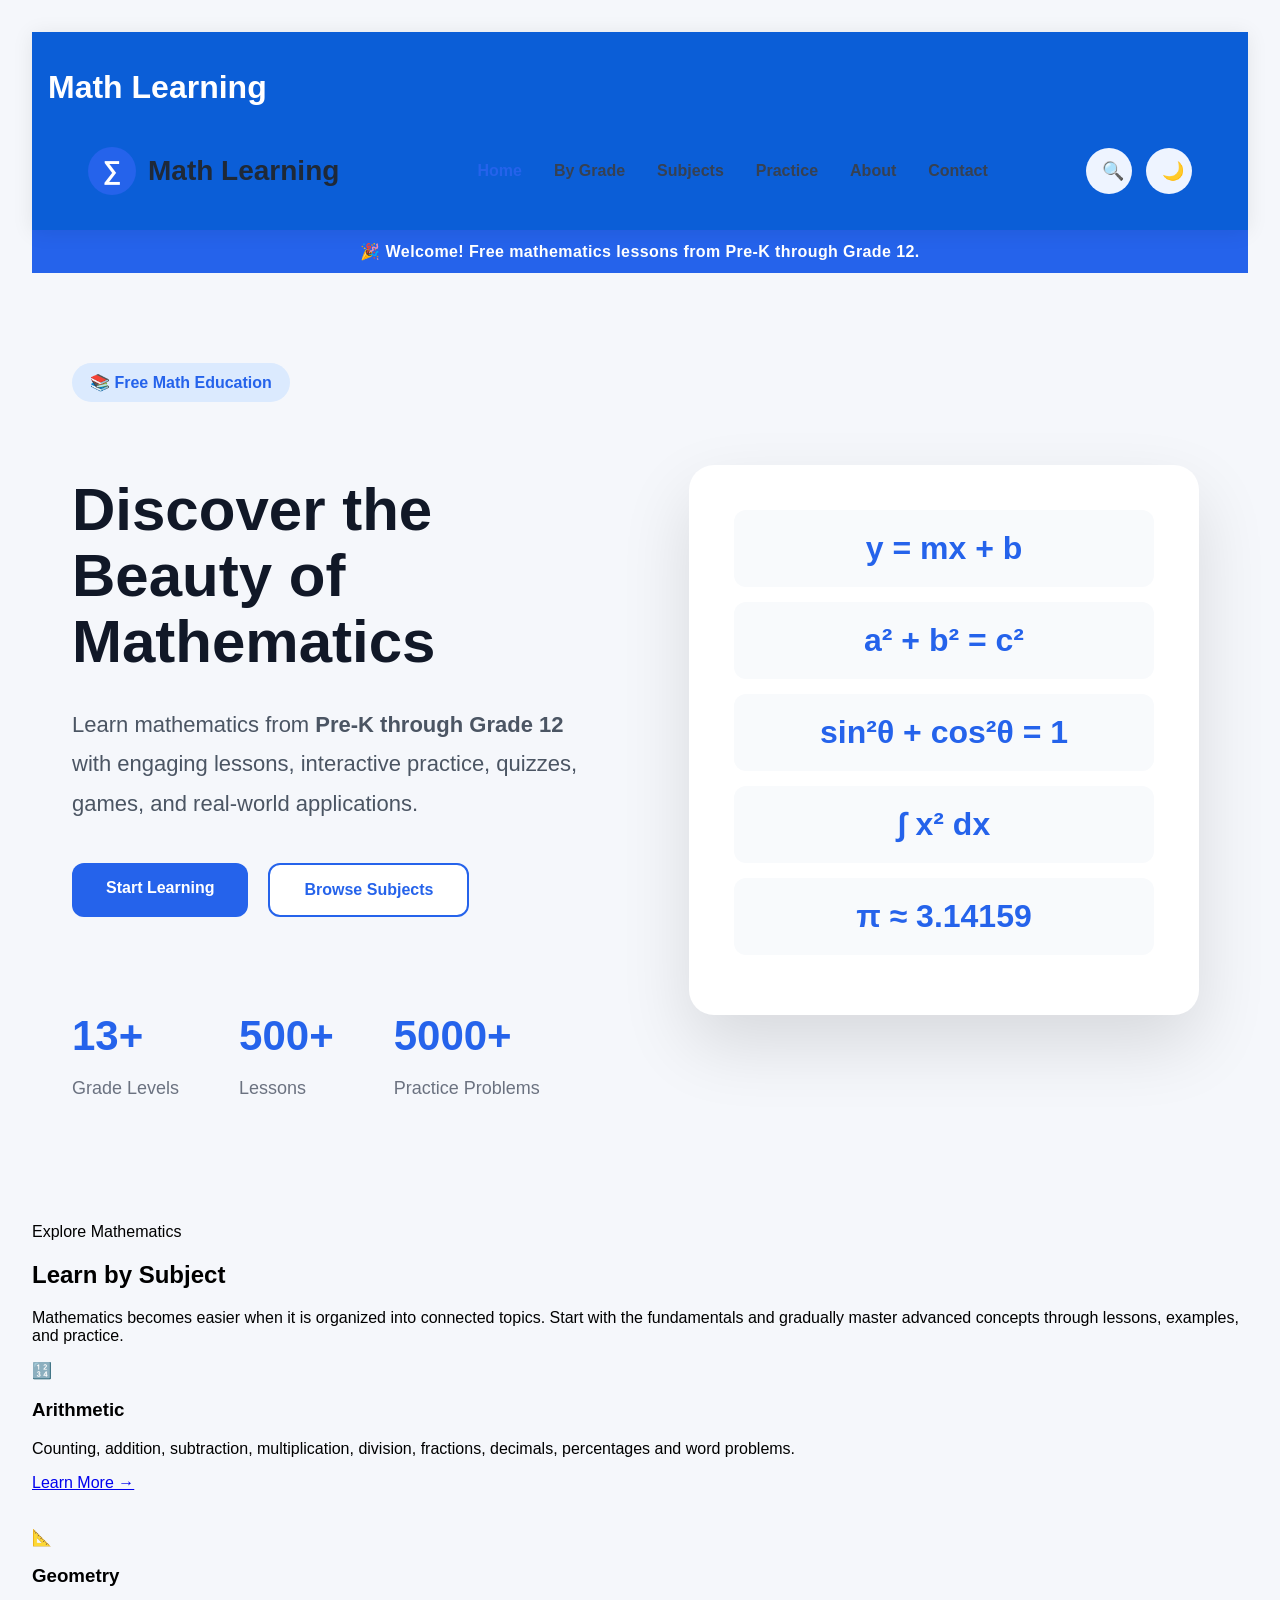
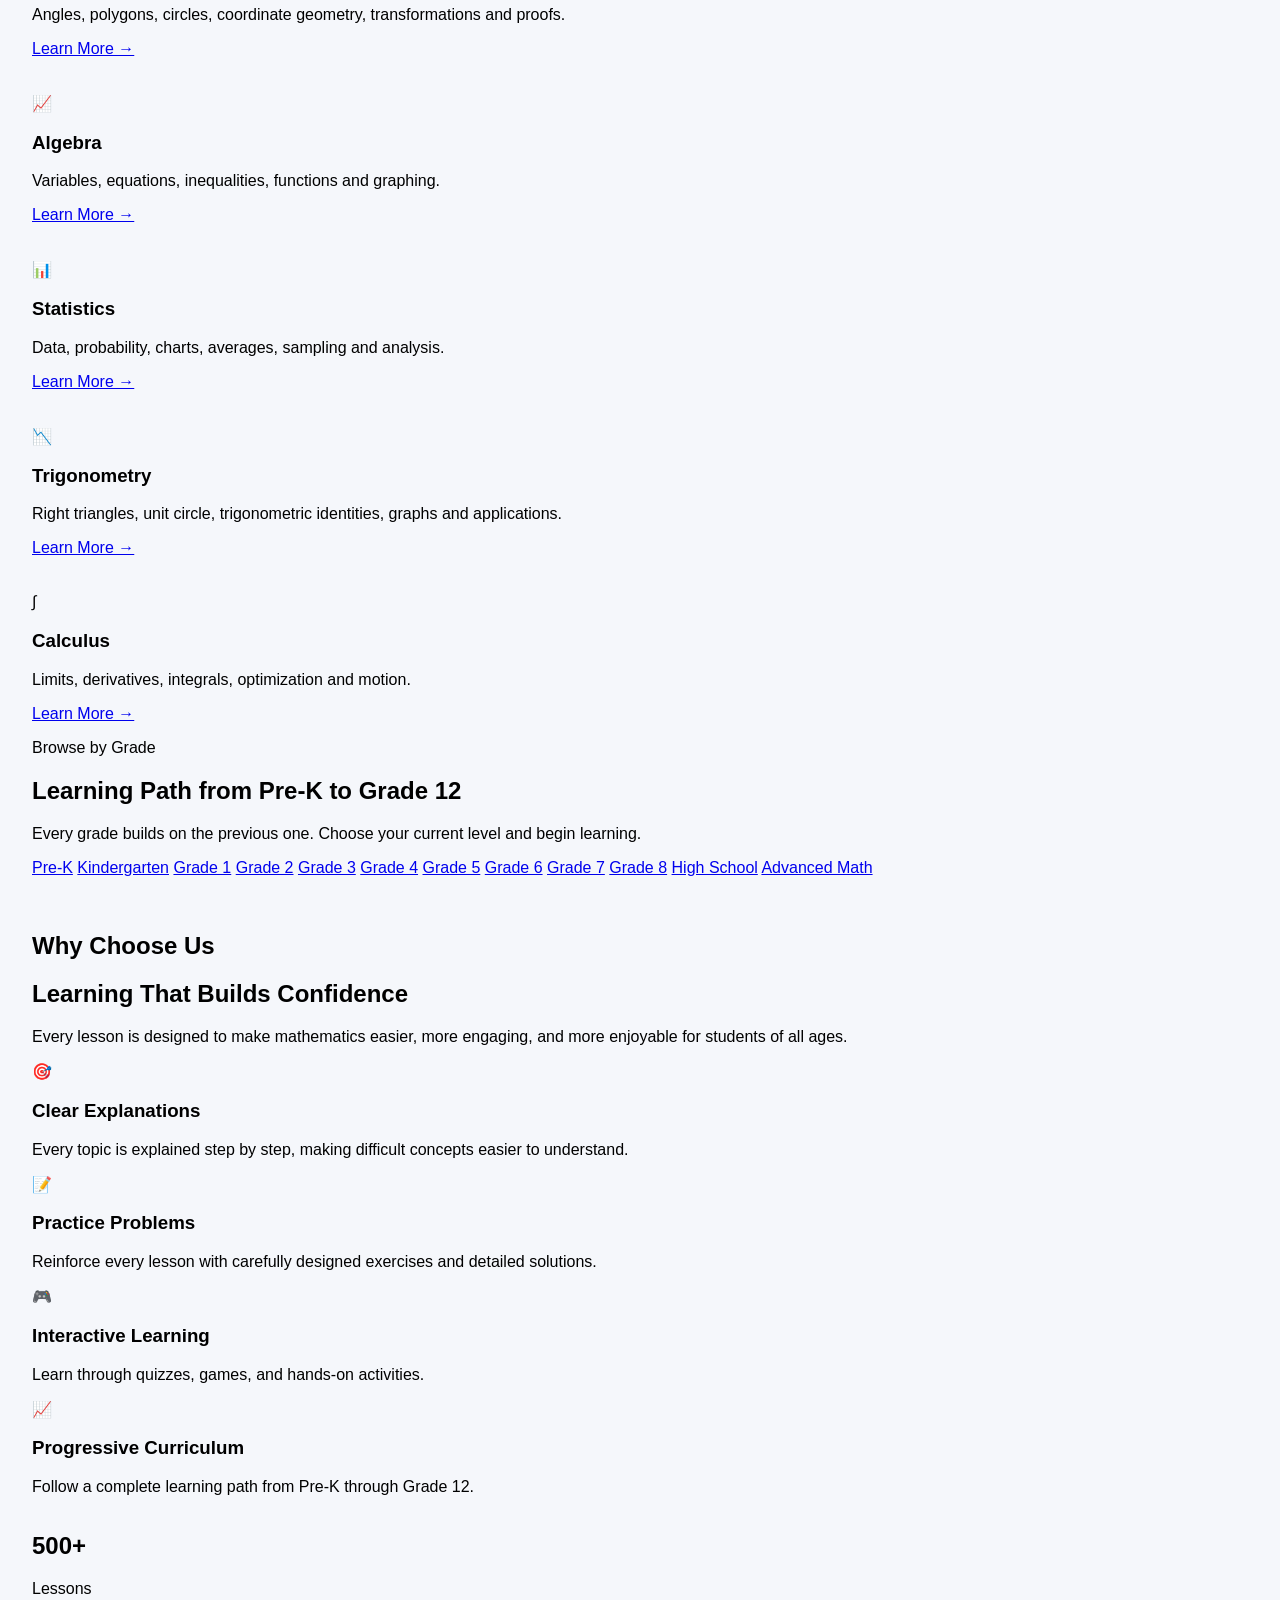
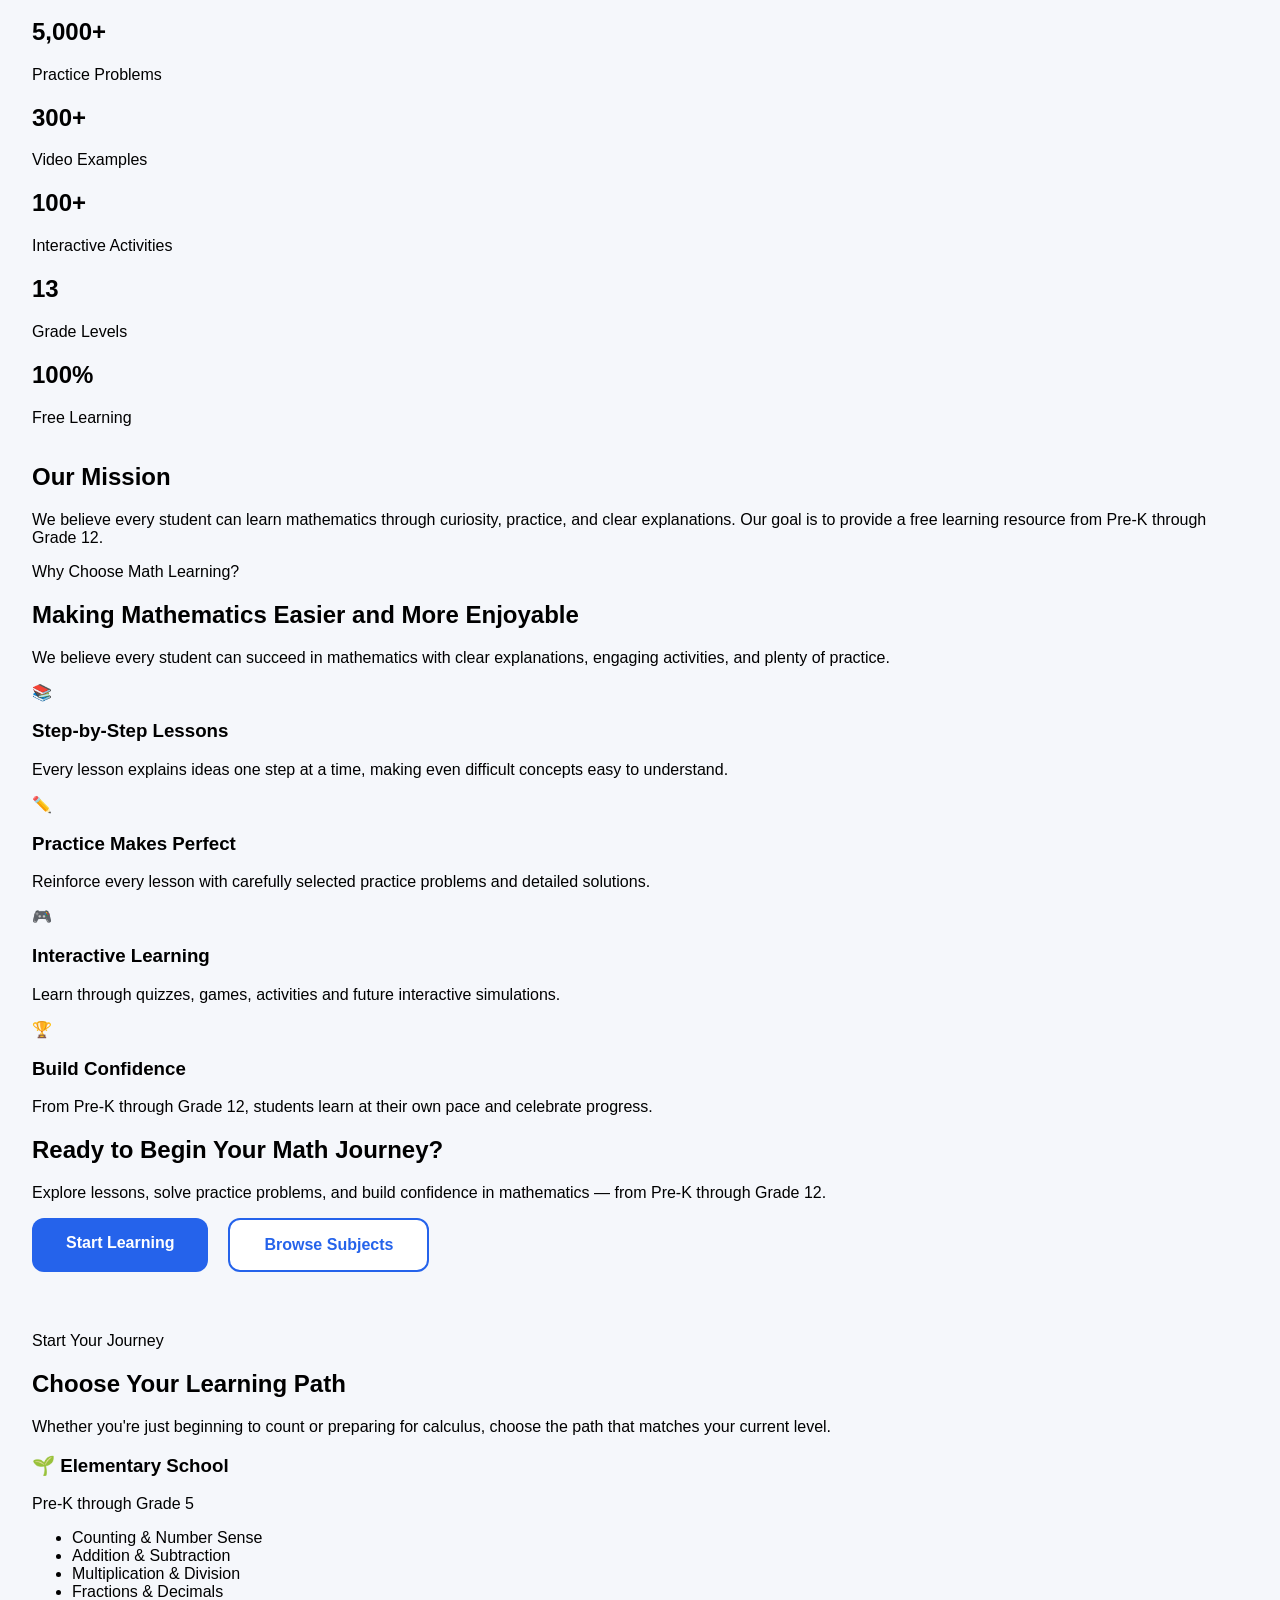
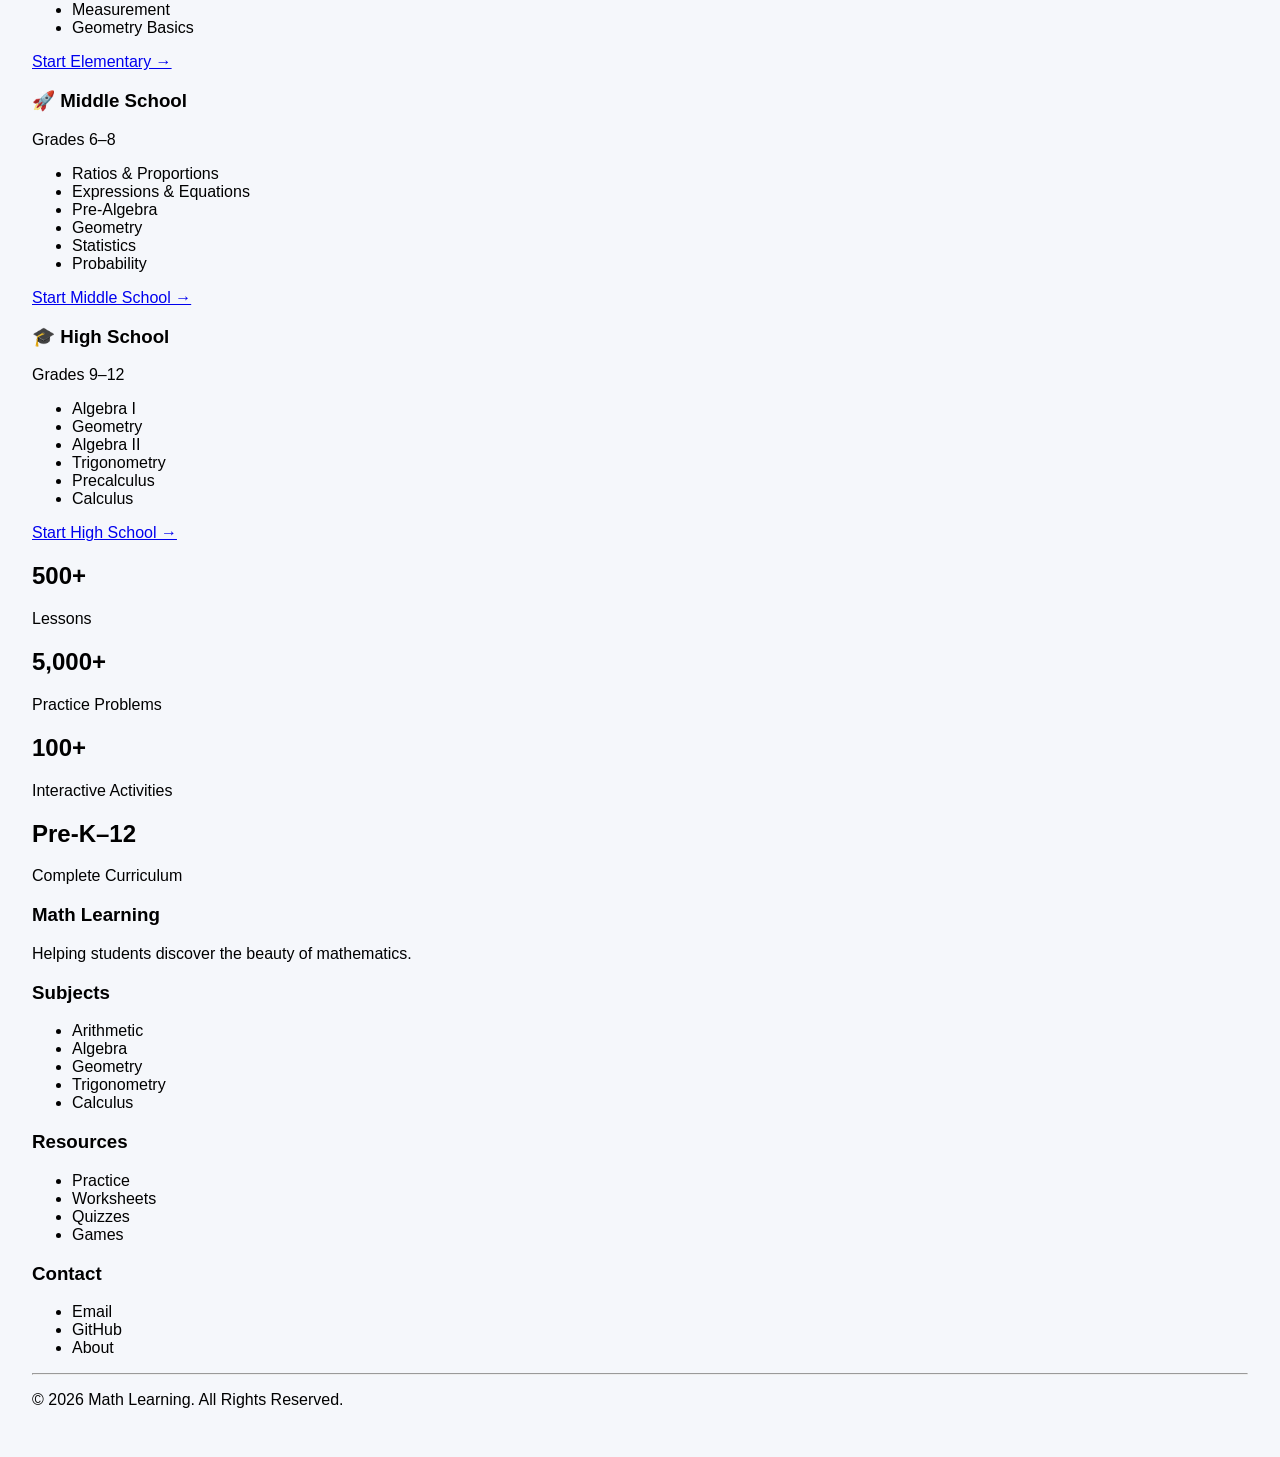
<file: index.html>
<!DOCTYPE html>
<html>
  <head>
    <meta charset='utf-8'>
    <meta name='viewport' content='width=device-width,initial-scale=1'>
    <link rel='stylesheet' href='css/style.css'>
    <title>Math Learning</title>
  </head>
  <body>
    <header>
      <h1>Math Learning</h1>

<div class="container">

<div class="logo">

<a href="index.html">

<span class="logo-icon">∑</span>

<span class="logo-text">

Math Learning

</span>

</a>

</div>

<nav>

<ul>

<li>

<a class="active"
href="index.html">

Home

</a>

</li>

<li>

<a href="grades.html">

By Grade

</a>

</li>

<li>

<a href="subjects.html">

Subjects

</a>

</li>

<li>

<a href="practice.html">

Practice

</a>

</li>

<!-- Add back later <li>

<a href="reviews.html">

Reviews

</a>

</li> -->

<li>

<a href="about.html">

About

</a>

</li>

<li>

<a href="contact.html">

Contact

</a>

</li>

</ul>

</nav>

<div class="nav-buttons">

<button
class="search-btn">

🔍

</button>

<button
id="themeButton"
class="theme-btn">

🌙

</button>

<button
class="menu-btn">

☰

</button>

</div>

</div>

    </header>
<div class="announcement">

🎉 Welcome! Free mathematics lessons from Pre-K through Grade 12.

</div>
    <main>

<section class="hero">

    <div class="hero-left">

        <span class="hero-tag">

            📚 Free Math Education

        </span>

        <h1>

            Discover the Beauty of Mathematics

        </h1>

        <p class="hero-description">

            Learn mathematics from <strong>Pre-K through Grade 12</strong>
            with engaging lessons, interactive practice, quizzes,
            games, and real-world applications.

        </p>

        <div class="hero-buttons">

            <a href="grades.html" class="primary-button">

                Start Learning

            </a>

            <a href="subjects.html" class="secondary-button">

                Browse Subjects

            </a>

        </div>

        <div class="statistics">

            <div class="stat">

                <h2>13+</h2>

                <p>Grade Levels</p>

            </div>

            <div class="stat">

                <h2>500+</h2>

                <p>Lessons</p>

            </div>

            <div class="stat">

                <h2>5000+</h2>

                <p>Practice Problems</p>

            </div>

        </div>

    </div>

    <div class="hero-right">

        <div class="math-card">

            <div class="formula">

                y = mx + b

            </div>

            <div class="formula">

                a² + b² = c²

            </div>

            <div class="formula">

                sin²θ + cos²θ = 1

            </div>

            <div class="formula">

                ∫ x² dx

            </div>

            <div class="formula">

                π ≈ 3.14159

            </div>

        </div>

    </div>

</section>

<!-- =====================================================
     FEATURED SUBJECTS
====================================================== -->

<section class="subjects">

    <div class="section-header">

        <p class="section-label">
            Explore Mathematics
        </p>

        <h2>
            Learn by Subject
        </h2>

        <p class="section-description">

            Mathematics becomes easier when it is organized into
            connected topics. Start with the fundamentals and
            gradually master advanced concepts through lessons,
            examples, and practice.

        </p>

    </div>

    <div class="subject-grid">

        <div class="subject-card">

            <div class="subject-icon">🔢</div>

            <h3>Arithmetic</h3>

            <p>

                Counting, addition, subtraction,
                multiplication, division, fractions,
                decimals, percentages and word problems.

            </p>

            <a href="./lessons/arithmetic.html">Learn More →</a>

        </div>
        <br><br>
        <div class="subject-card">

            <div class="subject-icon">📐</div>

            <h3>Geometry</h3>

            <p>

                Angles, polygons,
                circles, coordinate geometry,
                transformations and proofs.

            </p>

            <a href="#">Learn More →</a>

        </div>
        <br><br>

        <div class="subject-card">

            <div class="subject-icon">📈</div>

            <h3>Algebra</h3>

            <p>

                Variables,
                equations,
                inequalities,
                functions and graphing.

            </p>

            <a href="#">Learn More →</a>

        </div>
        <br><br>

        <div class="subject-card">

            <div class="subject-icon">📊</div>

            <h3>Statistics</h3>

            <p>

                Data,
                probability,
                charts,
                averages,
                sampling and analysis.

            </p>

            <a href="#">Learn More →</a>

        </div>
        <br><br>

        <div class="subject-card">

            <div class="subject-icon">📉</div>

            <h3>Trigonometry</h3>

            <p>

                Right triangles,
                unit circle,
                trigonometric identities,
                graphs and applications.

            </p>

            <a href="#">Learn More →</a>

        </div>

        <br><br>
        <div class="subject-card">

            <div class="subject-icon">∫</div>

            <h3>Calculus</h3>

            <p>

                Limits,
                derivatives,
                integrals,
                optimization and motion.

            </p>

            <a href="#">Learn More →</a>

        </div>

    </div>

</section>

<!-- =====================================================
     GRADE LEVELS
====================================================== -->

<section class="grades">

    <div class="section-header">

        <p class="section-label">
            Browse by Grade
        </p>

        <h2>
            Learning Path from Pre-K to Grade 12
        </h2>

        <p class="section-description">

            Every grade builds on the previous one.
            Choose your current level and begin learning.

        </p>

    </div>

    <div class="grade-grid">

        <a href="#" class="grade-card">Pre-K</a>

        <a href="#" class="grade-card">Kindergarten</a>

        <a href="#" class="grade-card">Grade 1</a>

        <a href="#" class="grade-card">Grade 2</a>

        <a href="#" class="grade-card">Grade 3</a>

        <a href="#" class="grade-card">Grade 4</a>

        <a href="#" class="grade-card">Grade 5</a>

        <a href="#" class="grade-card">Grade 6</a>

        <a href="#" class="grade-card">Grade 7</a>

        <a href="#" class="grade-card">Grade 8</a>

        <a href="#" class="grade-card">High School</a>

        <a href="#" class="grade-card">Advanced Math</a>

    </div>

</section>


<!-- ==========================
     WHY CHOOSE US
========================== -->
<br><br>
<section class="why-us">

    <div class="section-title">

        <h1>Why Choose Us</h1>

        <h2>Learning That Builds Confidence</h2>

        <p>

            Every lesson is designed to make mathematics easier,
            more engaging, and more enjoyable for students of all ages.

        </p>

    </div>

    <div class="why-grid">

        <div class="why-card">

            <div class="why-icon">🎯</div>

            <h3>Clear Explanations</h3>

            <p>

                Every topic is explained step by step,
                making difficult concepts easier to understand.

            </p>

        </div>

        <div class="why-card">

            <div class="why-icon">📝</div>

            <h3>Practice Problems</h3>

            <p>

                Reinforce every lesson with carefully designed
                exercises and detailed solutions.

            </p>

        </div>

        <div class="why-card">

            <div class="why-icon">🎮</div>

            <h3>Interactive Learning</h3>

            <p>

                Learn through quizzes,
                games,
                and hands-on activities.

            </p>

        </div>

        <div class="why-card">

            <div class="why-icon">📈</div>

            <h3>Progressive Curriculum</h3>

            <p>

                Follow a complete learning path
                from Pre-K through Grade 12.

            </p>

        </div>

    </div>

</section>

<!-- =====================================================
     WEBSITE STATISTICS
====================================================== -->

<section class="statistics">

    <div class="stats-grid">

        <div class="stat-card">

            <h2>500+</h2>

            <p>Lessons</p>

        </div>

        <div class="stat-card">

            <h2>5,000+</h2>

            <p>Practice Problems</p>

        </div>

        <div class="stat-card">

            <h2>300+</h2>

            <p>Video Examples</p>

        </div>

        <div class="stat-card">

            <h2>100+</h2>

            <p>Interactive Activities</p>

        </div>

        <div class="stat-card">

            <h2>13</h2>

            <p>Grade Levels</p>

        </div>

        <div class="stat-card">

            <h2>100%</h2>

            <p>Free Learning</p>

        </div>

    </div>

</section>

<section class="mission">

    <h2>
        Our Mission
    </h2>

    <p>

        We believe every student can learn mathematics through
        curiosity, practice, and clear explanations.
        Our goal is to provide a free learning resource
        from Pre-K through Grade 12.

    </p>

</section>

<!-- =====================================================
     WHY CHOOSE US
====================================================== -->

<section class="why">

    <div class="section-header">

        <p class="section-label">Why Choose Math Learning?</p>

        <h2>Making Mathematics Easier and More Enjoyable</h2>

        <p class="section-description">

            We believe every student can succeed in mathematics with
            clear explanations, engaging activities, and plenty of practice.

        </p>

    </div>

    <div class="why-grid">

        <div class="why-card">

            <div class="why-icon">📚</div>

            <h3>Step-by-Step Lessons</h3>

            <p>

                Every lesson explains ideas one step at a time,
                making even difficult concepts easy to understand.

            </p>

        </div>

        <div class="why-card">

            <div class="why-icon">✏️</div>

            <h3>Practice Makes Perfect</h3>

            <p>

                Reinforce every lesson with carefully selected
                practice problems and detailed solutions.

            </p>

        </div>

        <div class="why-card">

            <div class="why-icon">🎮</div>

            <h3>Interactive Learning</h3>

            <p>

                Learn through quizzes, games,
                activities and future interactive simulations.

            </p>

        </div>

        <div class="why-card">

            <div class="why-icon">🏆</div>

            <h3>Build Confidence</h3>

            <p>

                From Pre-K through Grade 12,
                students learn at their own pace and celebrate progress.

            </p>

        </div>

    </div>

</section>

<!-- =====================================================
     TESTIMONIALS
====================================================== -->

<!-- Add back later <section class="testimonials">

    <div class="section-header">

        <p class="section-label">

            Student Success Stories

        </p>

        <h2>

            What Students & Parents Say

        </h2>

    </div>

    <div class="testimonial-grid">

        <div class="testimonial-card">

            <div class="stars">★★★★★</div>

            <p>

                My daughter Alina used to struggle with math.
                Now she enjoys solving problems every evening.

            </p>

            <h4>

                Michael,
                Alina's Father

            </h4>

        </div>

        <div class="testimonial-card">

            <div class="stars">★★★★★</div>

            <p>

                Lisa has become much more confident.
                The explanations are easy to understand
                and the practice is excellent.

            </p>

            <h4>

                Dan,
                Lisa's Dad

            </h4>

        </div>

        <div class="testimonial-card">

            <div class="stars">★★★★★</div>

            <p>

                The Algebra and Geometry lessons helped me
                improve my grades and prepare for quizzes.

            </p>

            <h4>

                Dina,
                Grade 8 Student

            </h4>

        </div>

    </div>

    <div class="center-button">

        <a href="reviews.html" class="primary-button">

            Read More Reviews

        </a>

    </div>

</section> -->

<!-- =====================================================
     CALL TO ACTION
====================================================== -->

<section class="cta">

    <h2>

        Ready to Begin Your Math Journey?

    </h2>

    <p>

        Explore lessons, solve practice problems,
        and build confidence in mathematics —
        from Pre-K through Grade 12.

    </p>

    <div class="hero-buttons">

        <a href="grades.html" class="primary-button">

            Start Learning

        </a>

        <a href="subjects.html" class="secondary-button">

            Browse Subjects

        </a>

    </div>

</section>

<!-- =====================================================
     LEARNING PATHS
====================================================== -->

<section class="learning-paths">

    <div class="section-header">

        <p class="section-label">
            Start Your Journey
        </p>

        <h2>
            Choose Your Learning Path
        </h2>

        <p class="section-description">

            Whether you're just beginning to count or preparing for
            calculus, choose the path that matches your current level.

        </p>

    </div>

    <div class="path-grid">

        <div class="path-card elementary">

            <h3>🌱 Elementary School</h3>

            <p>

                Pre-K through Grade 5

            </p>

            <ul>

                <li>Counting & Number Sense</li>

                <li>Addition & Subtraction</li>

                <li>Multiplication & Division</li>

                <li>Fractions & Decimals</li>

                <li>Measurement</li>

                <li>Geometry Basics</li>

            </ul>

            <a href="#" class="path-button">

                Start Elementary →

            </a>

        </div>

        <div class="path-card middle">

            <h3>🚀 Middle School</h3>

            <p>

                Grades 6–8

            </p>

            <ul>

                <li>Ratios & Proportions</li>

                <li>Expressions & Equations</li>

                <li>Pre-Algebra</li>

                <li>Geometry</li>

                <li>Statistics</li>

                <li>Probability</li>

            </ul>

            <a href="#" class="path-button">

                Start Middle School →

            </a>

        </div>

        <div class="path-card high">

            <h3>🎓 High School</h3>

            <p>

                Grades 9–12

            </p>

            <ul>

                <li>Algebra I</li>

                <li>Geometry</li>

                <li>Algebra II</li>

                <li>Trigonometry</li>

                <li>Precalculus</li>

                <li>Calculus</li>

            </ul>

            <a href="#" class="path-button">

                Start High School →

            </a>

        </div>

    </div>

</section>

<section class="numbers">

    <div class="number">

        <h2>500+</h2>

        <p>Lessons</p>

    </div>

    <div class="number">

        <h2>5,000+</h2>

        <p>Practice Problems</p>

    </div>

    <div class="number">

        <h2>100+</h2>

        <p>Interactive Activities</p>

    </div>

    <div class="number">

        <h2>Pre-K–12</h2>

        <p>Complete Curriculum</p>

    </div>

</section>
</main>
    <footer>

<div class="footer-grid">

<div>

<h3>

Math Learning

</h3>

<p>

Helping students discover
the beauty of mathematics.

</p>

</div>

<div>

<h3>

Subjects

</h3>

<ul>

<li>Arithmetic</li>

<li>Algebra</li>

<li>Geometry</li>

<li>Trigonometry</li>

<li>Calculus</li>

</ul>

</div>

<div>

<h3>

Resources

</h3>

<ul>

<li>Practice</li>

<li>Worksheets</li>

<li>Quizzes</li>

<li>Games</li>

</ul>

</div>

<div>

<h3>

Contact

</h3>

<ul>

<li>Email</li>

<li>GitHub</li>

<!-- Add back later <li>Reviews</li> -->

<li>About</li>

</ul>

</div>

</div>

<hr>

<p class="copyright">

© 2026 Math Learning.
All Rights Reserved.

</p>

</footer>
    <script src='js/app.js'></script>
  </body>
</html>
</file>
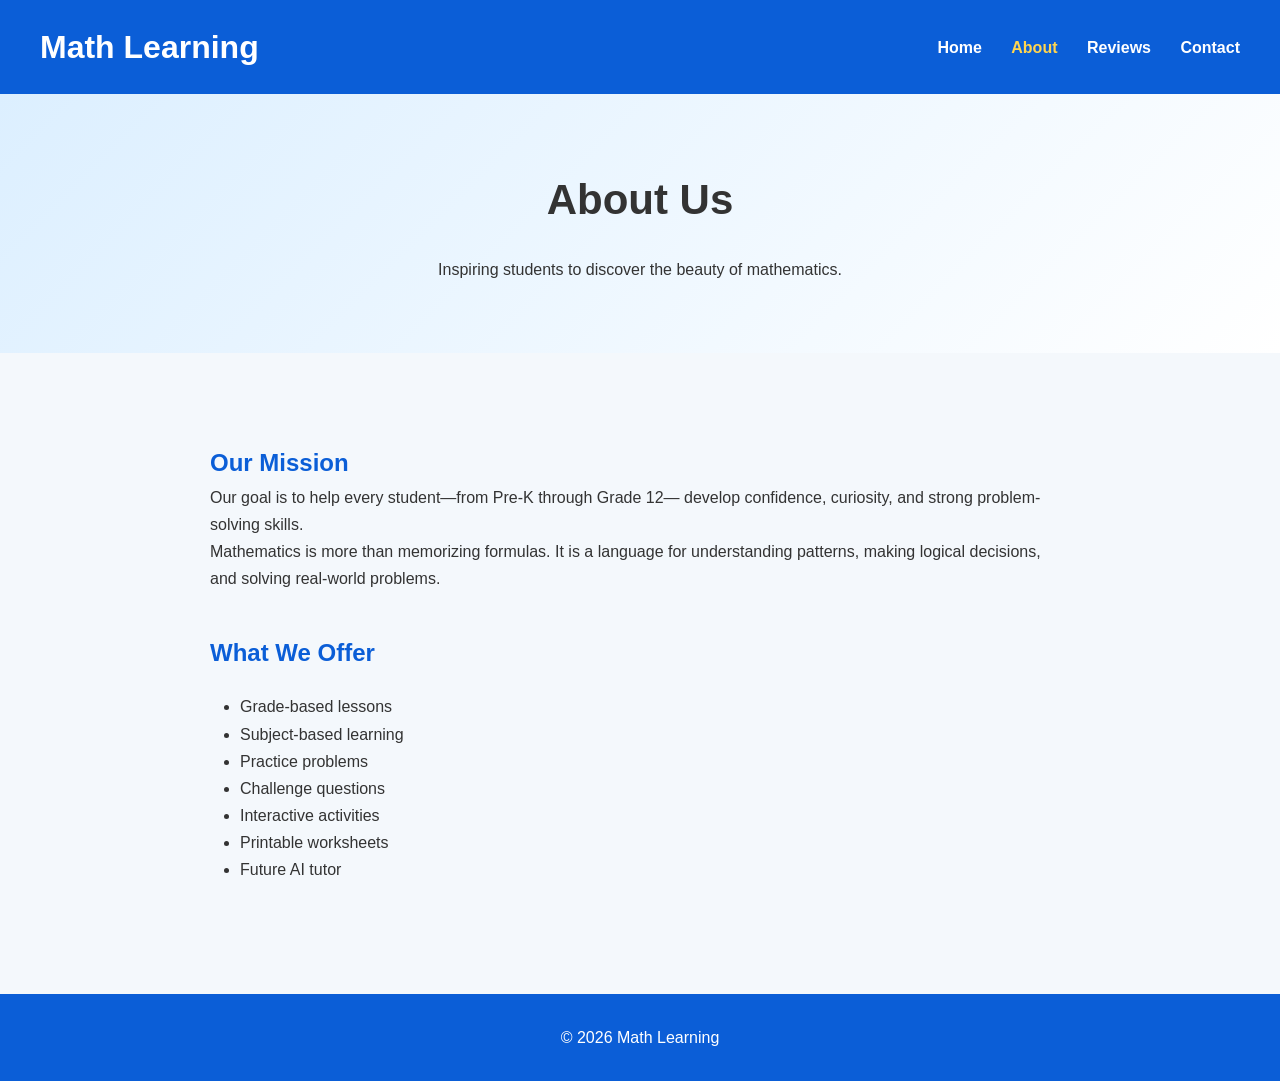
<file: about.html>
<!DOCTYPE html>
<html lang="en">

<head>
    <meta charset="UTF-8">
    <meta name="viewport"
          content="width=device-width, initial-scale=1.0">

    <title>About | Math Learning</title>

    <link rel="stylesheet"
          href="css/pages.css">
</head>

<body>

<header>

    <h1>Math Learning</h1>

    <nav>

        <a href="index.html">Home</a>

        <a href="about.html" class="active">About</a>

        <a href="reviews.html">Reviews</a>

        <a href="contact.html">Contact</a>

    </nav>

</header>

<section class="banner">

    <h2>About Us</h2>

    <p>
        Inspiring students to discover the beauty of mathematics.
    </p>

</section>

<section class="content">

<h2>Our Mission</h2>

<p>

Our goal is to help every student—from Pre-K through Grade 12—
develop confidence, curiosity, and strong problem-solving skills.

</p>

<p>

Mathematics is more than memorizing formulas.
It is a language for understanding patterns,
making logical decisions,
and solving real-world problems.

</p>

<h2>What We Offer</h2>

<ul>

<li>Grade-based lessons</li>

<li>Subject-based learning</li>

<li>Practice problems</li>

<li>Challenge questions</li>

<li>Interactive activities</li>

<li>Printable worksheets</li>

<li>Future AI tutor</li>

</ul>

</section>

<footer>

© 2026 Math Learning

</footer>

</body>

</html>
</file>
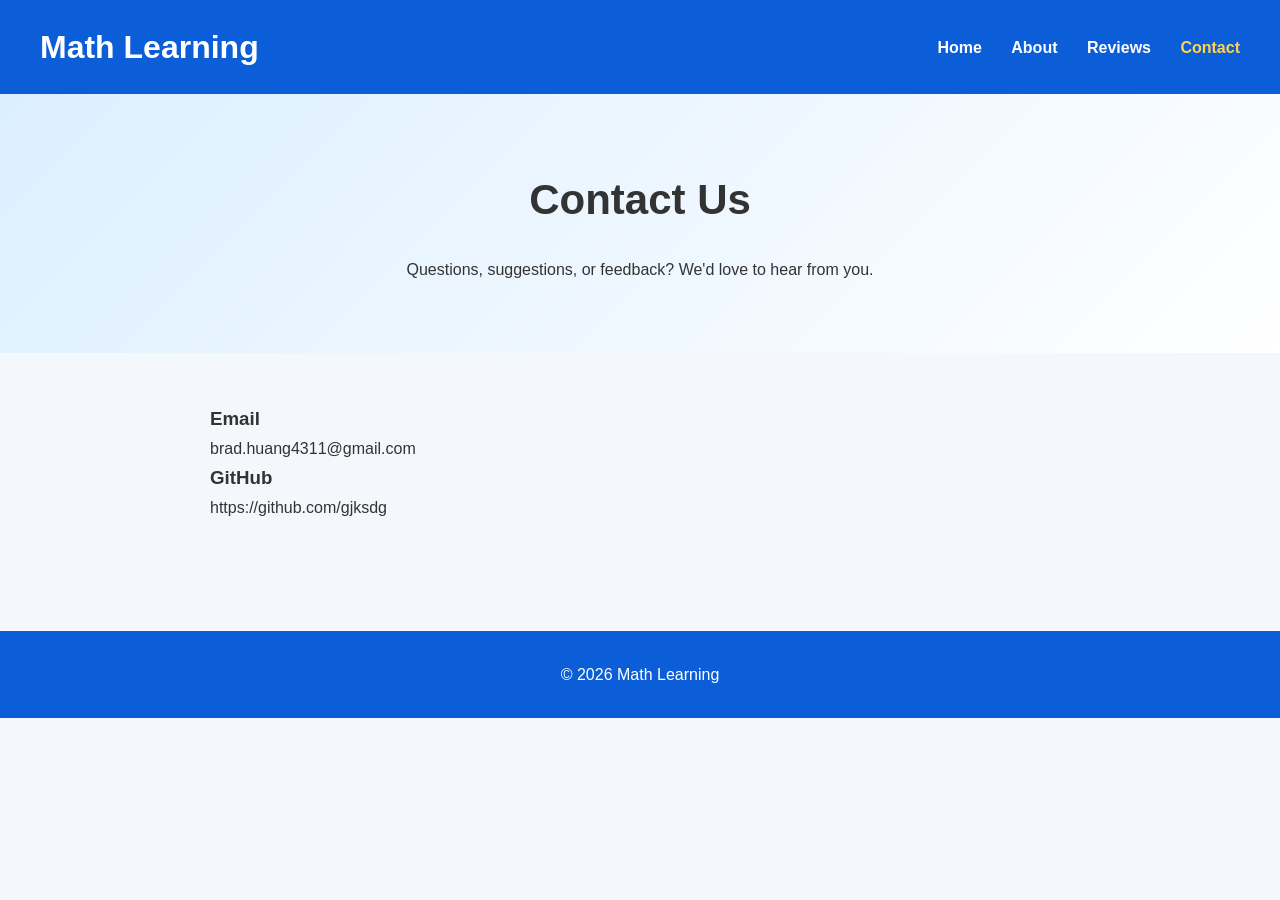
<file: contact.html>
<!DOCTYPE html>
<html lang="en">

<head>

<meta charset="UTF-8">

<meta name="viewport"
content="width=device-width, initial-scale=1.0">

<title>Contact | Math Learning</title>

<link rel="stylesheet"
href="css/pages.css">

</head>

<body>

<header>

<h1>Math Learning</h1>

<nav>

<a href="index.html">Home</a>

<a href="about.html">About</a>

<a href="reviews.html">Reviews</a>

<a href="contact.html" class="active">Contact</a>

</nav>

</header>

<section class="banner">

<h2>Contact Us</h2>

<p>

Questions, suggestions, or feedback?
We'd love to hear from you.

</p>

</section>

<section class="content">

<h3>Email</h3>

<p>

brad.huang4311@gmail.com

</p>

<h3>GitHub</h3>

<p>

https://github.com/gjksdg

</p>

</section>

<footer>

© 2026 Math Learning

</footer>

</body>

</html>
</file>
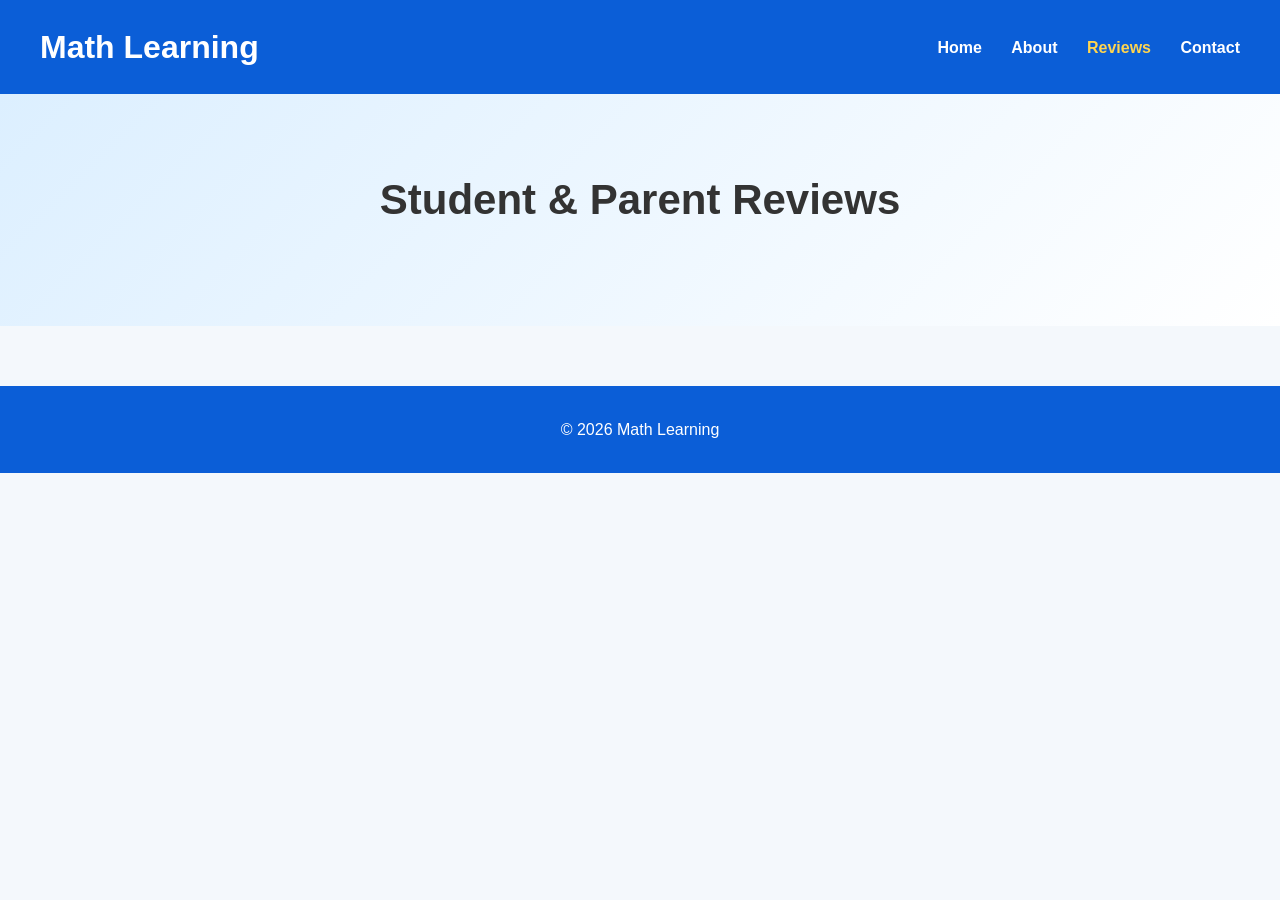
<file: reviews.html>
<!DOCTYPE html>
<html lang="en">

<head>

<meta charset="UTF-8">

<meta name="viewport"
content="width=device-width, initial-scale=1.0">

<title>Reviews | Math Learning</title>

<link rel="stylesheet"
href="css/pages.css">

</head>

<body>

<header>

<h1>Math Learning</h1>

<nav>

<a href="index.html">Home</a>

<a href="about.html">About</a>

<a href="reviews.html" class="active">Reviews</a>

<a href="contact.html">Contact</a>

</nav>

</header>

<section class="banner">

<h2>Student & Parent Reviews</h2>

</section>

<!-- Add back later <section class="reviews">

<div class="review">

★★★★★

<h3>Michael, Alina's Father</h3>

<p>

My daughter used to struggle with math,
but now she enjoys solving problems every day.
The explanations are clear and easy to understand.

</p>

</div>

<div class="review">

★★★★★

<h3>Dan, Lisa's Dad</h3>

<p>

Lisa is much more confident in school now.
The practice exercises are fun,
and she actually looks forward to learning math.

</p>

</div>

<div class="review">

★★★★★

<h3>Dina (8th Grade)</h3>

<p>

The step-by-step lessons helped me prepare for quizzes and tests.
Now I feel much more confident in Algebra and Geometry.

</p>

</div>

</section> -->

<footer>

© 2026 Math Learning

</footer>

</body>

</html>
</file>
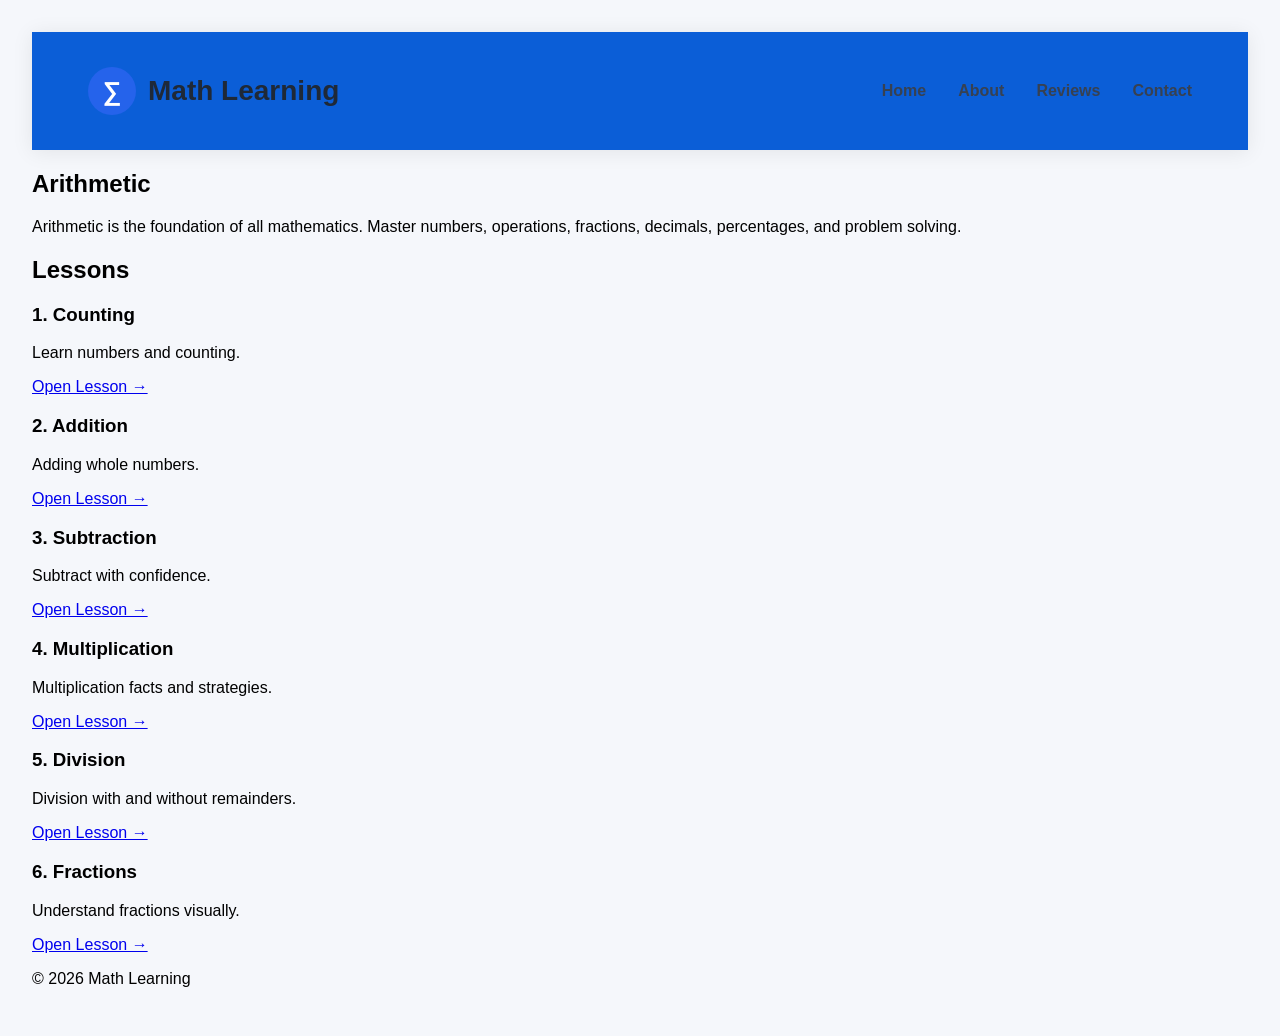
<file: lessons/arithmetic.html>
<!DOCTYPE html>
<html lang="en">

<head>

<meta charset="UTF-8">

<meta name="viewport"
content="width=device-width, initial-scale=1.0">

<title>Arithmetic | Math Learning</title>

<link rel="stylesheet"
href="../css/style.css">

</head>

<body>

<header>

<div class="container">

<div class="logo">

<a href="../index.html">

<span class="logo-icon">∑</span>

<span class="logo-text">

Math Learning

</span>

</a>

</div>

<nav>

<ul>

<li><a href="../index.html">Home</a></li>

<li><a href="../about.html">About</a></li>

<li><a href="../reviews.html">Reviews</a></li>

<li><a href="../contact.html">Contact</a></li>

</ul>

</nav>

</div>

</header>

<section class="subject-hero">

<h1>

Arithmetic

</h1>

<p>

Arithmetic is the foundation of all mathematics.

Master numbers, operations,
fractions, decimals,
percentages,
and problem solving.

</p>

</section>

<section class="lesson-list">

<h2>

Lessons

</h2>

<div class="lesson-grid">

<div class="lesson-card">

<h3>

1. Counting

</h3>

<p>

Learn numbers and counting.

</p>

<a href="#">

Open Lesson →

</a>

</div>

<div class="lesson-card">

<h3>

2. Addition

</h3>

<p>

Adding whole numbers.

</p>

<a href="./arithmetic/addition.html">

Open Lesson →

</a>

</div>

<div class="lesson-card">

<h3>

3. Subtraction

</h3>

<p>

Subtract with confidence.

</p>

<a href="#">

Open Lesson →

</a>

</div>

<div class="lesson-card">

<h3>

4. Multiplication

</h3>

<p>

Multiplication facts and strategies.

</p>

<a href="#">

Open Lesson →

</a>

</div>

<div class="lesson-card">

<h3>

5. Division

</h3>

<p>

Division with and without remainders.

</p>

<a href="#">

Open Lesson →

</a>

</div>

<div class="lesson-card">

<h3>

6. Fractions

</h3>

<p>

Understand fractions visually.

</p>

<a href="#">

Open Lesson →

</a>

</div>

</div>

</section>

<footer>

<p>

© 2026 Math Learning

</p>

</footer>

</body>

</html>
</file>
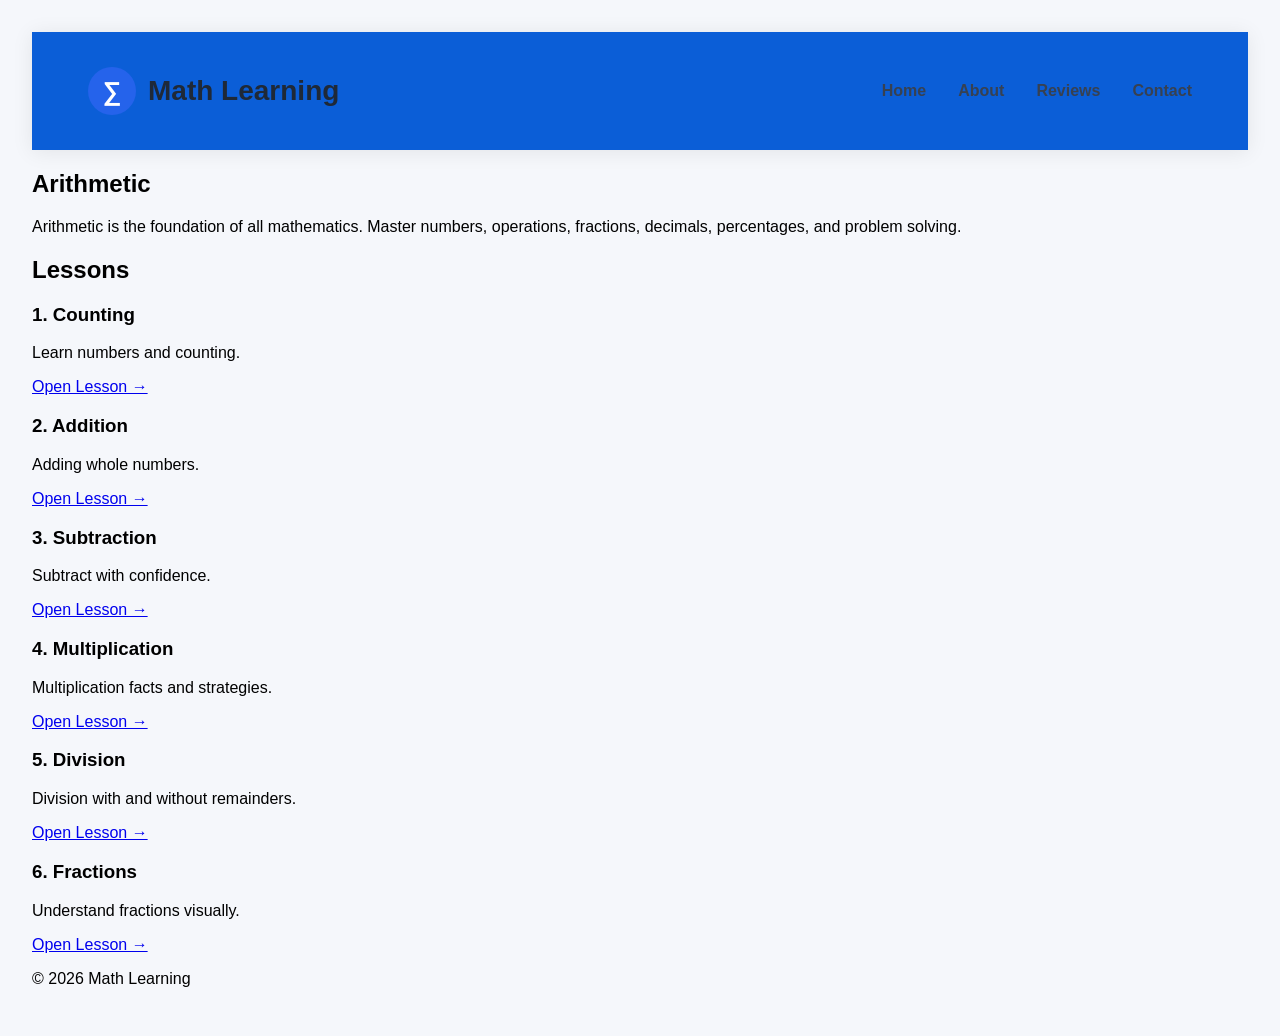
<file: subjects/arithmetic.html>
<!DOCTYPE html>
<html lang="en">

<head>

<meta charset="UTF-8">

<meta name="viewport"
content="width=device-width, initial-scale=1.0">

<title>Arithmetic | Math Learning</title>

<link rel="stylesheet"
href="../css/style.css">

</head>

<body>

<header>

<div class="container">

<div class="logo">

<a href="../index.html">

<span class="logo-icon">∑</span>

<span class="logo-text">

Math Learning

</span>

</a>

</div>

<nav>

<ul>

<li><a href="../index.html">Home</a></li>

<li><a href="../about.html">About</a></li>

<li><a href="../reviews.html">Reviews</a></li>

<li><a href="../contact.html">Contact</a></li>

</ul>

</nav>

</div>

</header>

<section class="subject-hero">

<h1>

Arithmetic

</h1>

<p>

Arithmetic is the foundation of all mathematics.

Master numbers, operations,
fractions, decimals,
percentages,
and problem solving.

</p>

</section>

<section class="lesson-list">

<h2>

Lessons

</h2>

<div class="lesson-grid">

<div class="lesson-card">

<h3>

1. Counting

</h3>

<p>

Learn numbers and counting.

</p>

<a href="#">

Open Lesson →

</a>

</div>

<div class="lesson-card">

<h3>

2. Addition

</h3>

<p>

Adding whole numbers.

</p>

<a href="#">

Open Lesson →

</a>

</div>

<div class="lesson-card">

<h3>

3. Subtraction

</h3>

<p>

Subtract with confidence.

</p>

<a href="#">

Open Lesson →

</a>

</div>

<div class="lesson-card">

<h3>

4. Multiplication

</h3>

<p>

Multiplication facts and strategies.

</p>

<a href="#">

Open Lesson →

</a>

</div>

<div class="lesson-card">

<h3>

5. Division

</h3>

<p>

Division with and without remainders.

</p>

<a href="#">

Open Lesson →

</a>

</div>

<div class="lesson-card">

<h3>

6. Fractions

</h3>

<p>

Understand fractions visually.

</p>

<a href="#">

Open Lesson →

</a>

</div>

</div>

</section>

<footer>

<p>

© 2026 Math Learning

</p>

</footer>

</body>

</html>
</file>
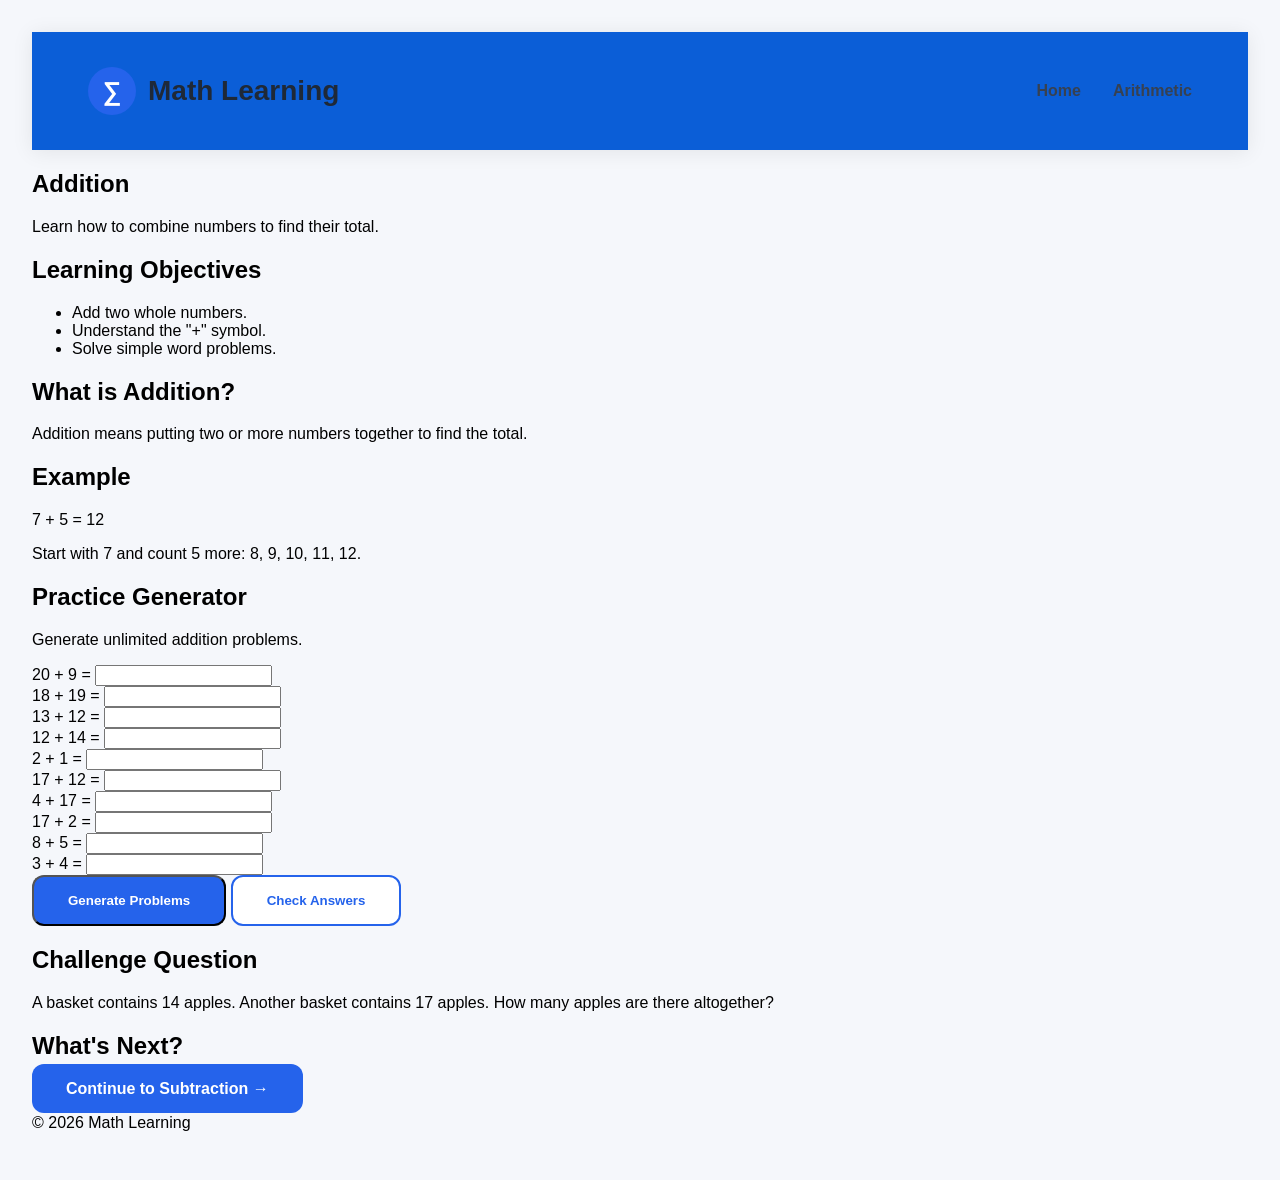
<file: lessons/arithmetic/addition.html>
<!DOCTYPE html>
<html lang="en">

<head>

<meta charset="UTF-8">
<meta name="viewport" content="width=device-width, initial-scale=1.0">

<title>Addition | Math Learning</title>

<link rel="stylesheet" href="../../css/style.css">

</head>

<body>

<header>

<div class="container">

<div class="logo">

<a href="../../index.html">

<span class="logo-icon">∑</span>

<span class="logo-text">Math Learning</span>

</a>

</div>

<nav>

<ul>

<li><a href="../../index.html">Home</a></li>
<li><a href="../arithmetic.html">Arithmetic</a></li>

</ul>

</nav>

</div>

</header>

<section class="lesson-hero">

<h1>Addition</h1>

<p>

Learn how to combine numbers to find their total.

</p>

</section>

<main class="lesson-page">

<section>

<h2>Learning Objectives</h2>

<ul>

<li>Add two whole numbers.</li>

<li>Understand the "+" symbol.</li>

<li>Solve simple word problems.</li>

</ul>

</section>

<section>

<h2>What is Addition?</h2>

<p>

Addition means putting two or more numbers together to find the total.

</p>

</section>

<section class="example-box">

<h2>Example</h2>

<div class="math-example">

7 + 5 = 12

</div>

<p>

Start with 7 and count 5 more:

8, 9, 10, 11, 12.

</p>

</section>

<section>

<h2>

Practice Generator

</h2>

<p>

Generate unlimited addition problems.

</p>

<div id="practiceArea">

</div>

<div class="practice-buttons">

<button
id="newProblems"
class="primary-button">

Generate Problems

</button>

<button
id="checkProblems"
class="secondary-button">

Check Answers

</button>

</div>

<p id="practiceScore"></p>

</section>

<section>

<h2>Challenge Question</h2>

<p>

A basket contains 14 apples.

Another basket contains 17 apples.

How many apples are there altogether?

</p>

</section>

<section>

<h2>What's Next?</h2>

<a class="primary-button"

href="subtraction.html">

Continue to Subtraction →

</a>

</section>

</main>

<footer>

<p>

© 2026 Math Learning

</p>

</footer>

<script src="../../js/quiz.js"></script>

</body>

</html>
</file>
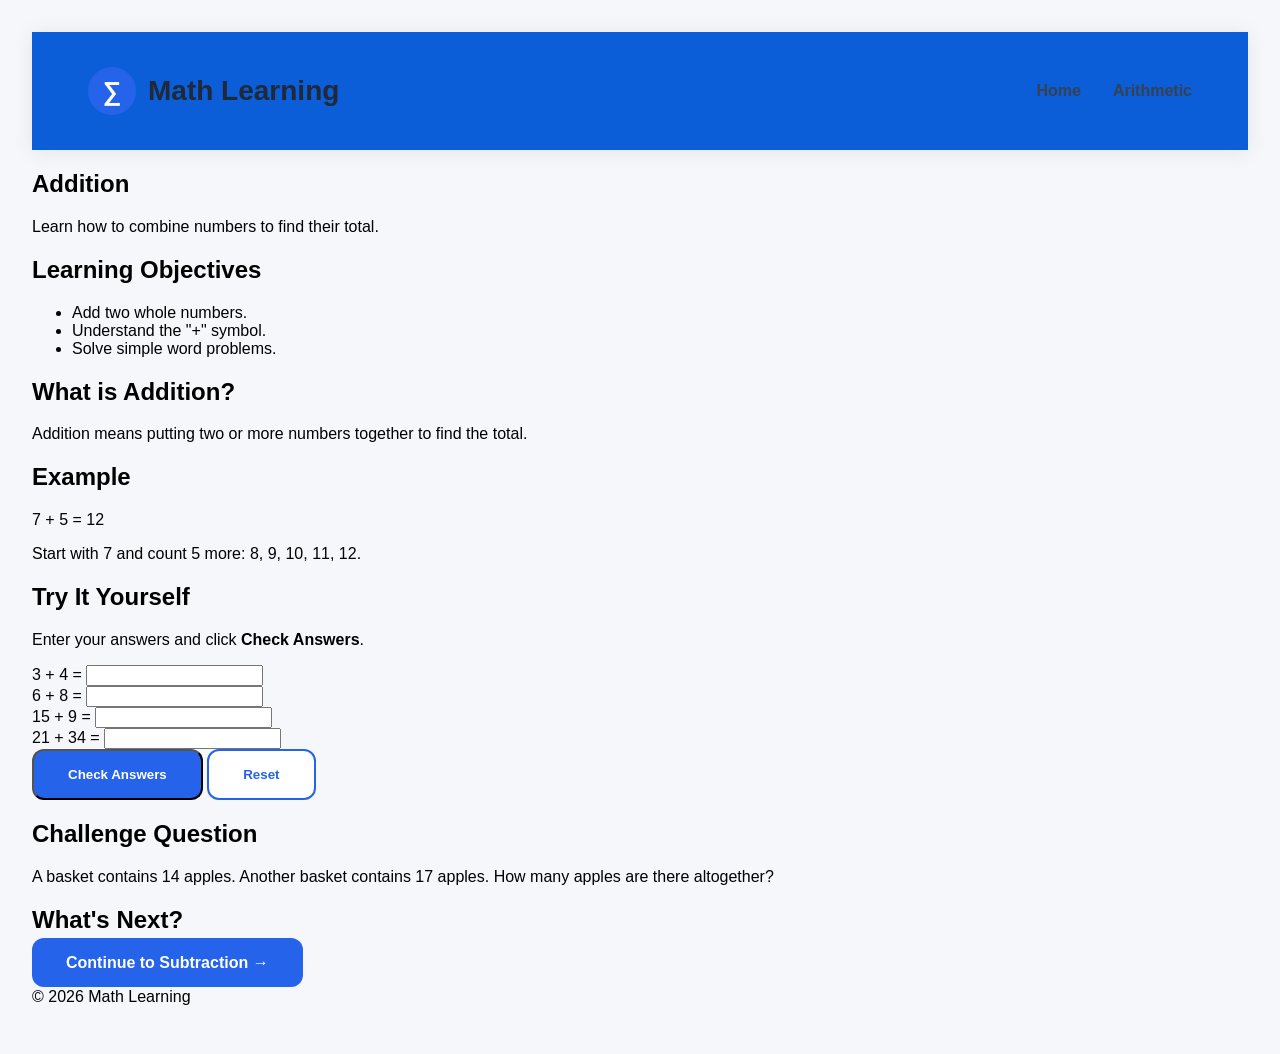
<file: subjects/arithmetic/addition.html>
<!DOCTYPE html>
<html lang="en">

<head>

<meta charset="UTF-8">
<meta name="viewport" content="width=device-width, initial-scale=1.0">

<title>Addition | Math Learning</title>

<link rel="stylesheet" href="../../css/style.css">

</head>

<body>

<header>

<div class="container">

<div class="logo">

<a href="../../index.html">

<span class="logo-icon">∑</span>

<span class="logo-text">Math Learning</span>

</a>

</div>

<nav>

<ul>

<li><a href="../../index.html">Home</a></li>
<li><a href="../arithmetic.html">Arithmetic</a></li>

</ul>

</nav>

</div>

</header>

<section class="lesson-hero">

<h1>Addition</h1>

<p>

Learn how to combine numbers to find their total.

</p>

</section>

<main class="lesson-page">

<section>

<h2>Learning Objectives</h2>

<ul>

<li>Add two whole numbers.</li>

<li>Understand the "+" symbol.</li>

<li>Solve simple word problems.</li>

</ul>

</section>

<section>

<h2>What is Addition?</h2>

<p>

Addition means putting two or more numbers together to find the total.

</p>

</section>

<section class="example-box">

<h2>Example</h2>

<div class="math-example">

7 + 5 = 12

</div>

<p>

Start with 7 and count 5 more:

8, 9, 10, 11, 12.

</p>

</section>

<section>

    <h2>Try It Yourself</h2>

    <p>
        Enter your answers and click <strong>Check Answers</strong>.
    </p>

    <div class="quiz">

        <div class="question">

            <label>3 + 4 = </label>

            <input type="number" id="q1">

        </div>

        <div class="question">

            <label>6 + 8 = </label>

            <input type="number" id="q2">

        </div>

        <div class="question">

            <label>15 + 9 = </label>

            <input type="number" id="q3">

        </div>

        <div class="question">

            <label>21 + 34 = </label>

            <input type="number" id="q4">

        </div>

        <button id="checkQuiz" class="primary-button">

            Check Answers

        </button>

        <button id="resetQuiz" class="secondary-button">

            Reset

        </button>

        <div id="quizResults"></div>

    </div>

</section>

<section>

<h2>Challenge Question</h2>

<p>

A basket contains 14 apples.

Another basket contains 17 apples.

How many apples are there altogether?

</p>

</section>

<section>

<h2>What's Next?</h2>

<a class="primary-button"

href="subtraction.html">

Continue to Subtraction →

</a>

</section>

</main>

<footer>

<p>

© 2026 Math Learning

</p>

</footer>

<script src="../../js/quiz.js"></script>

</body>

</html>
</file>
<file: css/style.css>
/* ==========================
   HEADER
========================== */

header{

position:sticky;

top:0;

z-index:999;

background:white;

box-shadow:

0 2px 20px

rgba(0,0,0,.08);

}

.container{

max-width:1400px;

margin:auto;

display:flex;

justify-content:space-between;

align-items:center;

padding:18px 40px;

}

.logo a{

display:flex;

align-items:center;

text-decoration:none;

}

.logo-icon{

width:48px;

height:48px;

display:flex;

justify-content:center;

align-items:center;

border-radius:50%;

background:#2563eb;

color:white;

font-size:26px;

font-weight:bold;

margin-right:12px;

}

.logo-text{

font-size:28px;

font-weight:700;

color:#1f2937;

}

nav ul{

display:flex;

list-style:none;

gap:32px;

}

nav a{

text-decoration:none;

font-weight:600;

color:#374151;

transition:.25s;

}

nav a:hover{

color:#2563eb;

}

.active{

color:#2563eb;

}

.nav-buttons{

display:flex;

gap:14px;

align-items:center;

}

.search-btn,

.theme-btn,

.menu-btn{

width:46px;

height:46px;

border:none;

border-radius:50%;

background:#eef4ff;

cursor:pointer;

font-size:18px;

transition:.3s;

}

.search-btn:hover,

.theme-btn:hover,

.menu-btn:hover{

background:#2563eb;

color:white;

transform:translateY(-3px);

}

.menu-btn{

display:none;

}

.announcement{

background:#2563eb;

color:white;

text-align:center;

padding:12px;

font-weight:600;

letter-spacing:.4px;

}
body {
  font-family: Arial;
  margin: 0;
  padding: 2rem;
  background: #f5f7fb;
}

header {
  background: #0b5ed7;
  color: #fff;
  padding: 1rem;
}

button {
  padding: .6rem 1rem;
}

.dark {
  background: #111;
  color: #fff;
}
/* ==========================
   MOBILE
========================== */

@media(max-width:1000px){

nav{

display:none;

}

.menu-btn{

display:block;

}

.container{

padding:18px;

}

.logo-text{

font-size:22px;

}

}

/* ==========================
   HERO
========================== */

.hero{

max-width:1400px;

margin:auto;

padding:90px 40px;

display:flex;

justify-content:space-between;

align-items:center;

gap:80px;

}

.hero-left{

flex:1;

}

.hero-tag{

display:inline-block;

padding:10px 18px;

background:#dbeafe;

color:#2563eb;

border-radius:30px;

font-weight:700;

margin-bottom:25px;

}

.hero h1{

font-size:60px;

line-height:1.1;

color:#111827;

margin-bottom:30px;

}

.hero-description{

font-size:22px;

line-height:1.8;

color:#4b5563;

margin-bottom:40px;

}

.hero-buttons{

display:flex;

gap:20px;

margin-bottom:60px;

}

.primary-button{

background:#2563eb;

color:white;

padding:16px 34px;

border-radius:12px;

text-decoration:none;

font-weight:700;

transition:.3s;

}

.primary-button:hover{

transform:translateY(-4px);

box-shadow:0 15px 35px rgba(37,99,235,.35);

}

.secondary-button{

background:white;

color:#2563eb;

padding:16px 34px;

border-radius:12px;

text-decoration:none;

border:2px solid #2563eb;

font-weight:700;

transition:.3s;

}

.secondary-button:hover{

background:#2563eb;

color:white;

}

.statistics{

display:flex;

gap:60px;

}

.stat h2{

font-size:42px;

color:#2563eb;

margin-bottom:10px;

}

.stat p{

font-size:18px;

color:#6b7280;

}

.hero-right{

flex:1;

display:flex;

justify-content:center;

}

.math-card{

width:420px;

background:white;

border-radius:25px;

padding:45px;

box-shadow:0 30px 70px rgba(0,0,0,.12);

animation:float 5s ease-in-out infinite;

}

.formula{

font-size:32px;

padding:20px;

text-align:center;

margin-bottom:15px;

border-radius:12px;

background:#f8fafc;

font-weight:bold;

color:#2563eb;

}

@keyframes float{

0%{

transform:translateY(0px);

}

50%{

transform:translateY(-18px);

}

100%{

transform:translateY(0px);

}

}

@media(max-width:1000px){

.hero{

flex-direction:column;

text-align:center;

padding:60px 20px;

}

.hero h1{

font-size:42px;

}

.hero-description{

font-size:18px;

}

.hero-buttons{

justify-content:center;

flex-wrap:wrap;

}

.statistics{

justify-content:center;

flex-wrap:wrap;

gap:30px;

}

.math-card{

width:100%;

max-width:420px;

}

/* ==========================
   WHY CHOOSE US
========================== */

.why-us{

padding:110px 40px;

background:white;

}

.why-grid{

max-width:1400px;

margin:auto;

display:grid;

grid-template-columns:

repeat(auto-fit,minmax(280px,1fr));

gap:35px;

}

.why-card{

padding:45px;

border-radius:22px;

background:#f8fafc;

transition:.35s;

border:1px solid #e5e7eb;

}

.why-card:hover{

transform:translateY(-12px);

box-shadow:0 25px 50px rgba(0,0,0,.08);

}

.why-icon{

width:72px;

height:72px;

display:flex;

justify-content:center;

align-items:center;

font-size:34px;

background:#2563eb;

color:white;

border-radius:18px;

margin-bottom:30px;

}

.why-card h3{

font-size:28px;

margin-bottom:18px;

color:#111827;

}

.why-card p{

font-size:18px;

line-height:1.8;

color:#6b7280;

}

/* ======================================================
WHY CHOOSE US
====================================================== */

.why{

padding:100px 40px;

background:#f8fafc;

}

.why-grid{

max-width:1300px;

margin:auto;

display:grid;

grid-template-columns:repeat(auto-fit,minmax(260px,1fr));

gap:30px;

}

.why-card{

background:white;

padding:35px;

border-radius:18px;

box-shadow:0 10px 25px rgba(0,0,0,.08);

text-align:center;

transition:.3s;

}

.why-card:hover{

transform:translateY(-8px);

}

.why-icon{

font-size:48px;

margin-bottom:20px;

}

/* ======================================================
TESTIMONIALS
====================================================== */

.testimonials{

padding:100px 40px;

}

.testimonial-grid{

display:grid;

grid-template-columns:repeat(auto-fit,minmax(320px,1fr));

gap:30px;

max-width:1300px;

margin:auto;

}

.testimonial-card{

background:white;

padding:35px;

border-radius:18px;

box-shadow:0 10px 30px rgba(0,0,0,.08);

}

.stars{

font-size:26px;

color:gold;

margin-bottom:20px;

}

.testimonial-card h4{

margin-top:25px;

color:#2563eb;

}

.center-button{

margin-top:60px;

text-align:center;

}

/* ======================================================
CTA
====================================================== */

.cta{

background:#2563eb;

color:white;

text-align:center;

padding:100px 20px;

}

.cta h2{

font-size:48px;

margin-bottom:25px;

}

.cta p{

font-size:22px;

max-width:800px;

margin:auto;

margin-bottom:40px;

line-height:1.8;

}

/* ======================================================
FOOTER
====================================================== */

footer{

background:#111827;

color:white;

padding:70px 40px 30px;

}

.footer-grid{

max-width:1300px;

margin:auto;

display:grid;

grid-template-columns:repeat(auto-fit,minmax(220px,1fr));

gap:40px;

}

.footer-grid h3{

margin-bottom:20px;

}

.footer-grid ul{

list-style:none;

padding:0;

}

.footer-grid li{

margin:12px 0;

}

footer hr{

margin:40px 0;

border:none;

border-top:1px solid #374151;

}

.copyright{

text-align:center;

color:#9ca3af;

}

/* ======================================================
   LEARNING PATHS
====================================================== */

.learning-paths{

padding:100px 40px;

background:#f8fafc;

}

.path-grid{

max-width:1300px;

margin:auto;

display:grid;

grid-template-columns:repeat(auto-fit,minmax(320px,1fr));

gap:35px;

}

.path-card{

background:white;

border-radius:18px;

padding:35px;

box-shadow:0 10px 30px rgba(0,0,0,.08);

transition:.3s;

}

.path-card:hover{

transform:translateY(-10px);

}

.path-card h3{

font-size:30px;

margin-bottom:15px;

}

.path-card p{

color:#6b7280;

margin-bottom:20px;

font-weight:600;

}

.path-card ul{

padding-left:20px;

margin-bottom:30px;

line-height:2;

}

.path-button{

display:inline-block;

padding:12px 24px;

background:#2563eb;

color:white;

text-decoration:none;

border-radius:10px;

font-weight:700;

transition:.3s;

}

.path-button:hover{

background:#1d4ed8;

}

.elementary{

border-top:6px solid #22c55e;

}

.middle{

border-top:6px solid #f59e0b;

}

.high{

border-top:6px solid #ef4444;

}

/* ==========================================
SUBJECT HERO
========================================== */

.subject-hero{

padding:100px 30px;

background:#2563eb;

color:white;

text-align:center;

}

.subject-hero h1{

font-size:64px;

margin-bottom:20px;

}

.subject-hero p{

font-size:22px;

max-width:900px;

margin:auto;

line-height:1.8;

}

/* ==========================================
LESSONS
========================================== */

.lesson-list{

padding:90px 30px;

}

.lesson-list h2{

text-align:center;

font-size:46px;

margin-bottom:50px;

}

.lesson-grid{

display:grid;

grid-template-columns:
repeat(auto-fit,minmax(300px,1fr));

gap:30px;

max-width:1300px;

margin:auto;

}

.lesson-card{

background:white;

padding:35px;

border-radius:16px;

box-shadow:0 8px 20px rgba(0,0,0,.08);

transition:.3s;

}

.lesson-card:hover{

transform:translateY(-8px);

}

.lesson-card h3{

margin-bottom:20px;

}

.lesson-card p{

line-height:1.8;

margin-bottom:25px;

color:#6b7280;

}

.lesson-card a{

color:#2563eb;

font-weight:bold;

text-decoration:none;

}

/* ==========================================
LESSON PAGES
========================================== */

.lesson-page{

max-width:1000px;

margin:auto;

padding:70px 25px;

}

.lesson-page section{

margin-bottom:70px;

}

.lesson-page h2{

font-size:36px;

margin-bottom:20px;

color:#2563eb;

}

.lesson-page p{

font-size:20px;

line-height:1.8;

}

.lesson-page ul{

font-size:20px;

line-height:2;

margin-left:30px;

}

.example-box{

background:#eef6ff;

padding:35px;

border-left:8px solid #2563eb;

border-radius:12px;

}

.math-example{

font-size:42px;

font-weight:bold;

text-align:center;

margin:30px 0;

}

.practice-grid{

display:grid;

grid-template-columns:

repeat(auto-fit,minmax(200px,1fr));

gap:20px;

}

.practice{

background:white;

padding:25px;

text-align:center;

font-size:28px;

border-radius:12px;

box-shadow:0 8px 20px rgba(0,0,0,.08);

}

.lesson-hero{

background:#2563eb;

color:white;

padding:80px 30px;

text-align:center;

}

.lesson-hero h1{

font-size:60px;

margin-bottom:20px;

}

/* ==========================================
   QUIZ
========================================== */

.quiz{

margin-top:30px;

}

.question{

display:flex;

align-items:center;

gap:15px;

margin-bottom:20px;

font-size:22px;

}

.question input{

width:120px;

padding:10px;

font-size:20px;

border:2px solid #d1d5db;

border-radius:8px;

}

.question input.correct{

border-color:#22c55e;

background:#f0fdf4;

}

.question input.incorrect{

border-color:#ef4444;

background:#fef2f2;

}

#quizResults{

margin-top:30px;

font-size:24px;

font-weight:bold;

}

.practice-question{

display:flex;

align-items:center;

gap:15px;

margin:18px 0;

font-size:24px;

}

.practice-question input{

width:120px;

padding:10px;

font-size:22px;

}

.practice-buttons{

margin-top:30px;

display:flex;

gap:20px;

flex-wrap:wrap;

}
}
</file>
<file: css/pages.css>
*{
margin:0;
padding:0;
box-sizing:border-box;
}

body{

font-family:Arial,Helvetica,sans-serif;

background:#f4f8fc;

color:#333;

line-height:1.7;

}

header{

background:#0b5ed7;

color:white;

display:flex;

justify-content:space-between;

align-items:center;

padding:20px 40px;

}

header h1{

font-size:32px;

}

nav a{

color:white;

text-decoration:none;

margin-left:25px;

font-weight:bold;

transition:.3s;

}

nav a:hover{

color:#ffe082;

}

.active{

color:#ffd54f;

}

.banner{

text-align:center;

padding:70px 20px;

background:linear-gradient(

135deg,

#dcefff,

white

);

}

.banner h2{

font-size:42px;

margin-bottom:20px;

}

.content{

max-width:900px;

margin:auto;

padding:50px 20px;

}

.content h2{

margin-top:40px;

color:#0b5ed7;

}

.content ul{

margin-top:20px;

margin-left:30px;

}

.reviews{

display:grid;

grid-template-columns:

repeat(auto-fit,minmax(300px,1fr));

gap:30px;

padding:60px;

}

.review{

background:white;

padding:30px;

border-radius:15px;

box-shadow:0 10px 25px rgba(0,0,0,.1);

transition:.3s;

}

.review:hover{

transform:translateY(-10px);

}

.review h3{

margin:20px 0;

color:#0b5ed7;

}

footer{

background:#0b5ed7;

color:white;

text-align:center;

padding:30px;

margin-top:60px;

}

@media(max-width:768px){

header{

flex-direction:column;

}

nav{

margin-top:20px;

}

nav a{

display:block;

margin:10px 0;

}

.banner h2{

font-size:30px;

}

}
</file>
